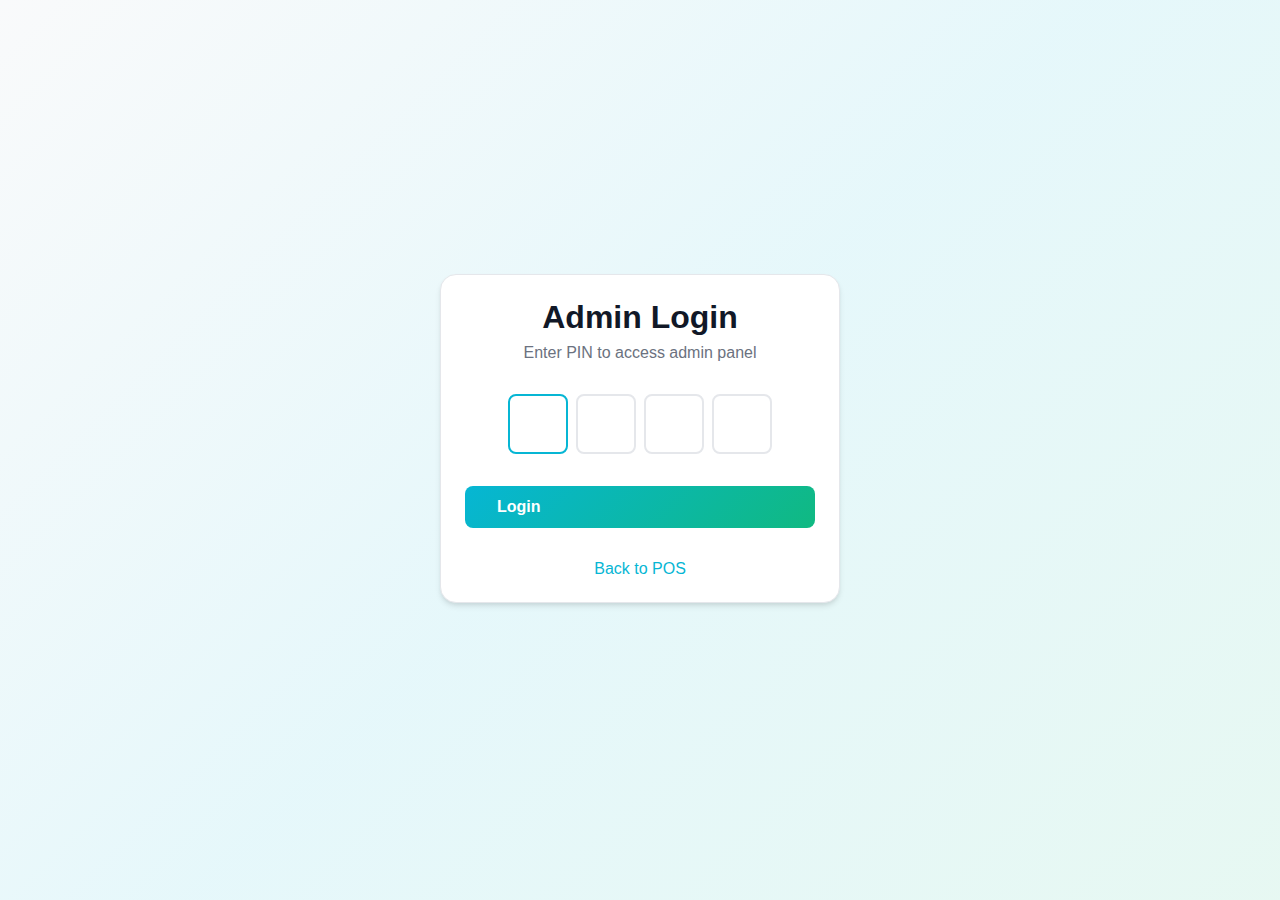
<file: admin.html>
<!DOCTYPE html>
<html lang="en">
<head>
  <meta charset="UTF-8">
  <meta name="viewport" content="width=device-width, initial-scale=1.0">
  <meta name="description" content="Restaurant POS - Admin Panel">
  <title>Admin Panel - Menu Management</title>
  <link rel="manifest" href="manifest.json">
  <link rel="stylesheet" href="https://cdnjs.cloudflare.com/ajax/libs/font-awesome/6.4.0/css/all.min.css">
  <link rel="stylesheet" href="css/styles.css">
</head>
<body>
  <!-- Side Navigation (Desktop) -->
  <nav class="nav-side">
    <div style="margin-bottom: 2rem;">
      <h2 style="color: var(--primary-start); font-size: 1.5rem;">Restaurant POS</h2>
    </div>
    <a href="index.html" class="nav-side-item">
      <i class="fas fa-cash-register"></i>
      <span>POS</span>
    </a>
    <a href="analytics.html" class="nav-side-item">
      <i class="fas fa-chart-line"></i>
      <span>Analytics</span>
    </a>
    <a href="admin.html" class="nav-side-item active">
      <i class="fas fa-utensils"></i>
      <span>Menu</span>
    </a>
    <a href="settings.html" class="nav-side-item">
      <i class="fas fa-cog"></i>
      <span>Settings</span>
    </a>
  </nav>

  <!-- Main Container -->
  <div class="container admin-container">
    <!-- Header -->
    <div class="header">
      <h1><i class="fas fa-utensils"></i> Menu Management</h1>
      <p>Manage menu items and categories</p>
    </div>

    <!-- Tabs -->
    <div class="card">
      <div class="flex gap-2" style="border-bottom: 1px solid var(--border-light); margin-bottom: 1.5rem; padding-bottom: 1rem;">
        <button class="btn btn-primary" id="tab-items" onclick="Admin.showTab('items')">Items</button>
        <button class="btn btn-secondary" id="tab-categories" onclick="Admin.showTab('categories')">Categories</button>
      </div>

      <!-- Items Tab -->
      <div id="items-tab">
        <div class="flex-between mb-2">
          <h2>Menu Items</h2>
          <button class="btn btn-primary" onclick="Admin.showItemModal()">
            <i class="fas fa-plus"></i> Add Item
          </button>
        </div>
        <div id="items-list"></div>
      </div>

      <!-- Categories Tab -->
      <div id="categories-tab" style="display: none;">
        <div class="flex-between mb-2">
          <h2>Categories</h2>
          <button class="btn btn-primary" onclick="Admin.showCategoryModal()">
            <i class="fas fa-plus"></i> Add Category
          </button>
        </div>
        <div id="categories-list"></div>
      </div>
    </div>
  </div>

  <!-- Item Modal -->
  <div class="modal" id="item-modal">
    <div class="modal-content">
      <div class="modal-header">
        <h2 class="modal-title" id="item-modal-title">Add Item</h2>
        <button class="modal-close" onclick="Admin.closeItemModal()">&times;</button>
      </div>
      <form id="item-form">
        <input type="hidden" id="item-id">
        <div class="form-group">
          <label class="form-label">Item Name</label>
          <input type="text" id="item-name" class="form-input" required>
        </div>
        <div class="form-group">
          <label class="form-label">Price</label>
          <input type="number" id="item-price" class="form-input" step="0.01" min="0" required>
        </div>
        <div class="form-group">
          <label class="form-label">Category</label>
          <select id="item-category" class="form-select" required></select>
        </div>
        <div class="form-group">
          <label class="form-label">Image URL</label>
          <input type="url" id="item-image" class="form-input" placeholder="https://...">
        </div>
        <div class="form-group">
          <label class="form-label">
            <input type="checkbox" id="item-active" checked> Active
          </label>
        </div>
        <div class="flex gap-2">
          <button type="submit" class="btn btn-primary" style="flex: 1;">Save</button>
          <button type="button" class="btn btn-secondary" onclick="Admin.closeItemModal()" style="flex: 1;">Cancel</button>
        </div>
      </form>
    </div>
  </div>

  <!-- Category Modal -->
  <div class="modal" id="category-modal">
    <div class="modal-content">
      <div class="modal-header">
        <h2 class="modal-title" id="category-modal-title">Add Category</h2>
        <button class="modal-close" onclick="Admin.closeCategoryModal()">&times;</button>
      </div>
      <form id="category-form">
        <input type="hidden" id="category-id">
        <div class="form-group">
          <label class="form-label">Category Name</label>
          <input type="text" id="category-name" class="form-input" required>
        </div>
        <div class="flex gap-2">
          <button type="submit" class="btn btn-primary" style="flex: 1;">Save</button>
          <button type="button" class="btn btn-secondary" onclick="Admin.closeCategoryModal()" style="flex: 1;">Cancel</button>
        </div>
      </form>
    </div>
  </div>

  <!-- Toast Notification -->
  <div class="toast" id="toast"></div>

  <!-- Bottom Navigation (Mobile) -->
  <nav class="nav-bottom">
    <a href="index.html" class="nav-item">
      <i class="fas fa-cash-register"></i>
      <span>POS</span>
    </a>
    <a href="analytics.html" class="nav-item">
      <i class="fas fa-chart-line"></i>
      <span>Reports</span>
    </a>
    <a href="admin.html" class="nav-item active">
      <i class="fas fa-utensils"></i>
      <span>Menu</span>
    </a>
    <a href="settings.html" class="nav-item">
      <i class="fas fa-cog"></i>
      <span>Settings</span>
    </a>
  </nav>

  <!-- Scripts -->
  <script src="js/storage.js"></script>
  <script src="js/app.js"></script>
  <script src="js/admin.js"></script>
  <script src="js/whatsapp-report.js"></script>
</body>
</html>
</file>
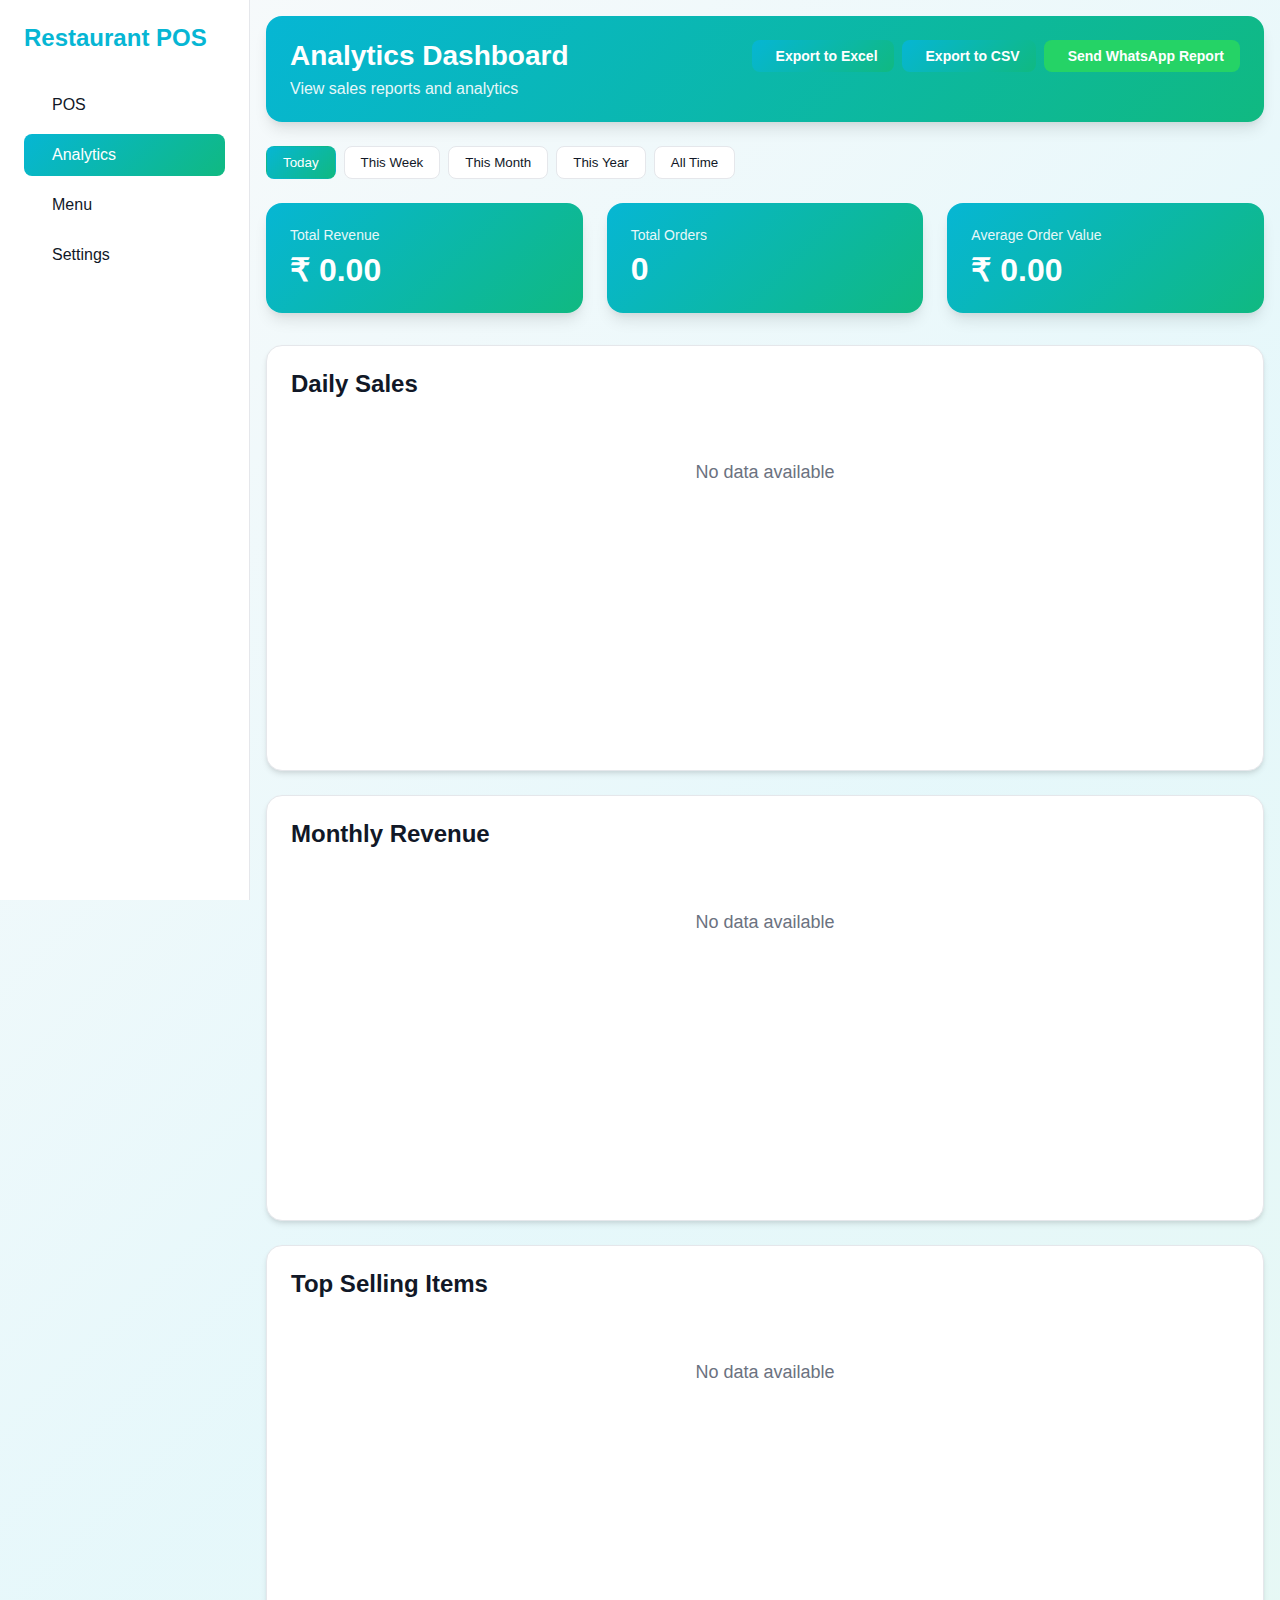
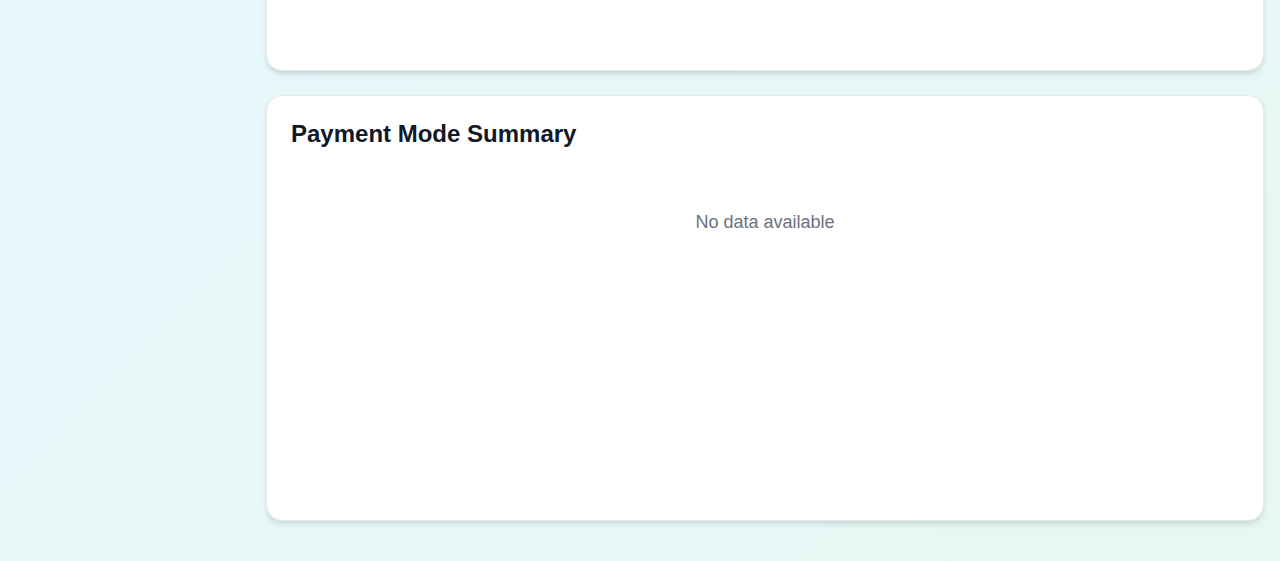
<file: analytics.html>
<!DOCTYPE html>
<html lang="en">
<head>
  <meta charset="UTF-8">
  <meta name="viewport" content="width=device-width, initial-scale=1.0">
  <title>Analytics - Restaurant POS</title>
  <link rel="manifest" href="manifest.json">
  <link rel="stylesheet" href="https://cdnjs.cloudflare.com/ajax/libs/font-awesome/6.4.0/css/all.min.css">
  <link rel="stylesheet" href="css/styles.css">
  <script src="https://cdn.jsdelivr.net/npm/chart.js@4.4.0/dist/chart.umd.min.js"></script>
</head>
<body>
  <!-- Side Navigation (Desktop) -->
  <nav class="nav-side">
    <div style="margin-bottom: 2rem;">
      <h2 style="color: var(--primary-start); font-size: 1.5rem;">Restaurant POS</h2>
    </div>
    <a href="index.html" class="nav-side-item">
      <i class="fas fa-cash-register"></i>
      <span>POS</span>
    </a>
    <a href="analytics.html" class="nav-side-item active">
      <i class="fas fa-chart-line"></i>
      <span>Analytics</span>
    </a>
    <a href="admin.html" class="nav-side-item">
      <i class="fas fa-utensils"></i>
      <span>Menu</span>
    </a>
    <a href="settings.html" class="nav-side-item">
      <i class="fas fa-cog"></i>
      <span>Settings</span>
    </a>
  </nav>

  <!-- Main Container -->
  <div class="container analytics-container">
    <!-- Header -->
    <div class="header" style="position: relative;">
      <div style="flex: 1;">
        <h1><i class="fas fa-chart-line"></i> Analytics Dashboard</h1>
        <p>View sales reports and analytics</p>
      </div>
      <div class="export-buttons-top" style="position: absolute; top: 1.5rem; right: 1.5rem; display: flex; gap: 0.5rem; flex-wrap: wrap;">
        <button class="btn btn-export-excel btn-sm" id="export-excel">
          <i class="fas fa-file-excel"></i> Export to Excel
        </button>
        <button class="btn btn-export-csv btn-sm" id="export-csv">
          <i class="fas fa-file-csv"></i> Export to CSV
        </button>
        <button class="btn btn-export-whatsapp btn-sm" id="export-whatsapp">
          <i class="fab fa-whatsapp"></i> Send WhatsApp Report
        </button>
      </div>
    </div>

    <!-- Period Filter -->
    <div class="period-filter">
      <button class="period-btn active" data-period="today">Today</button>
      <button class="period-btn" data-period="week">This Week</button>
      <button class="period-btn" data-period="month">This Month</button>
      <button class="period-btn" data-period="year">This Year</button>
      <button class="period-btn" data-period="all">All Time</button>
    </div>

    <!-- Summary Cards -->
    <div class="summary-grid" id="summary-cards"></div>

    <!-- Charts -->
    <div class="card">
      <h2 style="margin-bottom: 1rem;">Daily Sales</h2>
      <div class="chart-container" id="daily-sales-chart"></div>
    </div>

    <div class="card">
      <h2 style="margin-bottom: 1rem;">Monthly Revenue</h2>
      <div class="chart-container" id="monthly-revenue-chart"></div>
    </div>

    <div class="card">
      <h2 style="margin-bottom: 1rem;">Top Selling Items</h2>
      <div class="chart-container" id="top-items-chart"></div>
    </div>

    <div class="card">
      <h2 style="margin-bottom: 1rem;">Payment Mode Summary</h2>
      <div class="chart-container" id="payment-mode-chart"></div>
    </div>

  </div>

  <!-- Toast Notification -->
  <div class="toast" id="toast"></div>

  <!-- Bottom Navigation (Mobile) -->
  <nav class="nav-bottom">
    <a href="index.html" class="nav-item">
      <i class="fas fa-cash-register"></i>
      <span>POS</span>
    </a>
    <a href="analytics.html" class="nav-item active">
      <i class="fas fa-chart-line"></i>
      <span>Reports</span>
    </a>
    <a href="admin.html" class="nav-item">
      <i class="fas fa-utensils"></i>
      <span>Menu</span>
    </a>
    <a href="settings.html" class="nav-item">
      <i class="fas fa-cog"></i>
      <span>Settings</span>
    </a>
  </nav>

  <!-- Scripts -->
  <script src="js/storage.js"></script>
  <script src="js/app.js"></script>
  <script src="js/analytics.js"></script>
  <script src="js/whatsapp-report.js"></script>
</body>
</html>
</file>
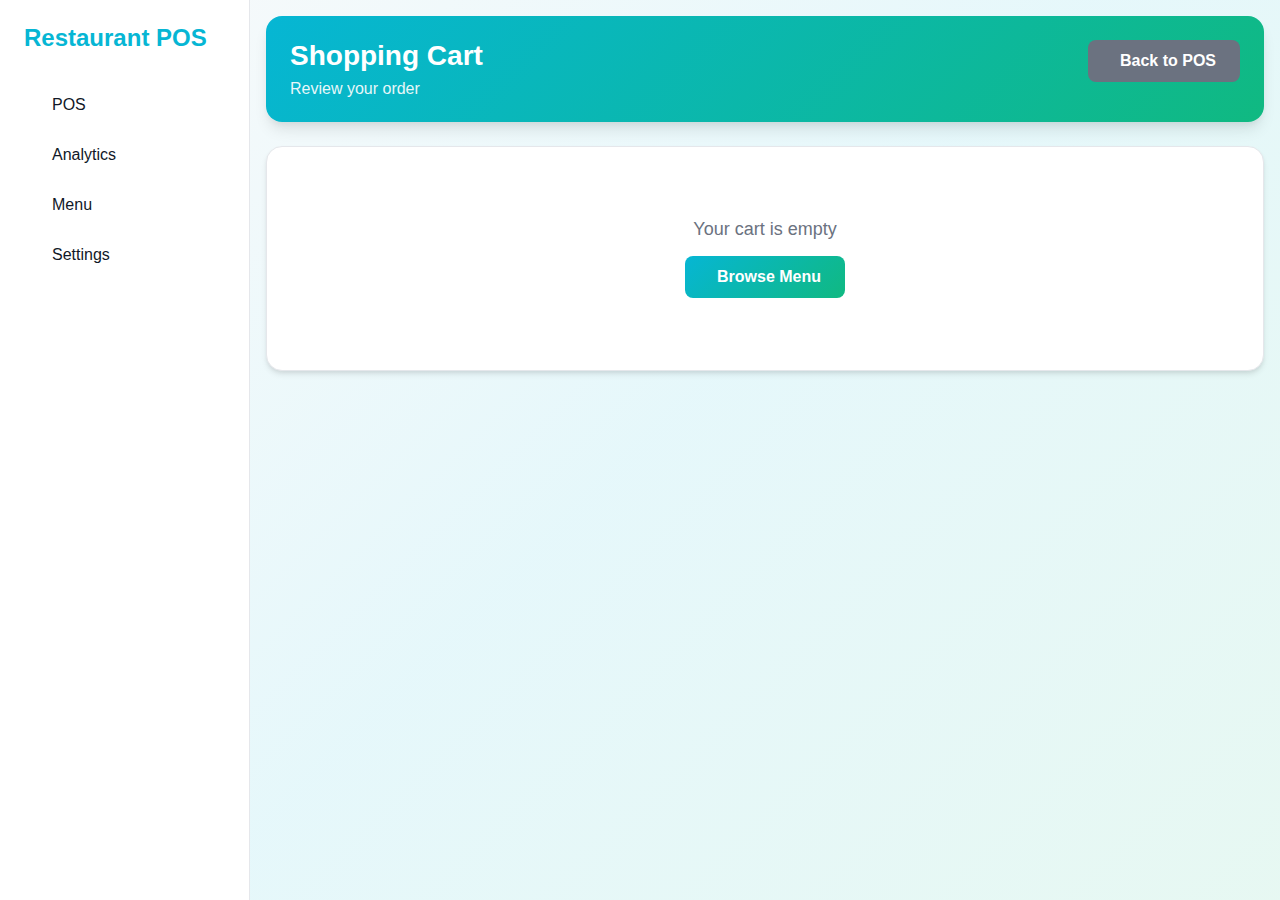
<file: cart.html>
<!DOCTYPE html>
<html lang="en">
<head>
  <meta charset="UTF-8">
  <meta name="viewport" content="width=device-width, initial-scale=1.0">
  <title>Cart - Restaurant POS</title>
  <link rel="manifest" href="/manifest.json">
  <link rel="stylesheet" href="https://cdnjs.cloudflare.com/ajax/libs/font-awesome/6.4.0/css/all.min.css">
  <link rel="stylesheet" href="css/styles.css">
</head>
<body>
  <!-- Side Navigation (Desktop) -->
  <nav class="nav-side">
    <div style="margin-bottom: 2rem;">
      <h2 style="color: var(--primary-start); font-size: 1.5rem;">Restaurant POS</h2>
    </div>
    <a href="index.html" class="nav-side-item">
      <i class="fas fa-cash-register"></i>
      <span>POS</span>
    </a>
    <a href="analytics.html" class="nav-side-item">
      <i class="fas fa-chart-line"></i>
      <span>Analytics</span>
    </a>
    <a href="admin.html" class="nav-side-item">
      <i class="fas fa-utensils"></i>
      <span>Menu</span>
    </a>
    <a href="settings.html" class="nav-side-item">
      <i class="fas fa-cog"></i>
      <span>Settings</span>
    </a>
  </nav>

  <!-- Main Container -->
  <div class="container cart-page-container">
    <!-- Header -->
    <div class="header">
      <div style="flex: 1;">
        <h1><i class="fas fa-shopping-cart"></i> Shopping Cart</h1>
        <p>Review your order</p>
      </div>
      <a href="index.html" class="btn btn-secondary">
        <i class="fas fa-arrow-left"></i> Back to POS
      </a>
    </div>

    <!-- Cart Content -->
    <div class="card">
      <div id="cart-items-container">
        <div class="empty-state" id="cart-empty-state">
          <i class="fas fa-shopping-cart" style="font-size: 4rem; margin-bottom: 1rem; opacity: 0.5;"></i>
          <p style="font-size: 1.125rem; color: #6b7280;">Your cart is empty</p>
          <a href="index.html" class="btn btn-primary mt-2">
            <i class="fas fa-utensils"></i> Browse Menu
          </a>
        </div>
        <div id="cart-items-list" style="display: none;"></div>
      </div>

      <!-- Cart Summary -->
      <div id="cart-summary-container" style="display: none; margin-top: 2rem; padding-top: 2rem; border-top: 2px solid var(--border-light);">
        <div class="cart-summary" id="cart-summary"></div>
        <div class="cart-actions" style="margin-top: 1.5rem;">
          <button class="btn btn-primary" id="process-payment" style="width: 100%; padding: 1rem; font-size: 1.125rem;">
            <i class="fas fa-credit-card"></i> Process Payment
          </button>
          <button class="btn btn-secondary" id="hold-bill" style="width: 100%; margin-top: 0.5rem; padding: 1rem;">
            <i class="fas fa-pause"></i> Hold Bill
          </button>
        </div>
      </div>
    </div>
  </div>

  <!-- Payment Modal -->
  <div class="modal" id="payment-modal"></div>

  <!-- Toast Notification -->
  <div class="toast" id="toast"></div>

  <!-- Bottom Navigation (Mobile) -->
  <nav class="nav-bottom">
    <a href="index.html" class="nav-item">
      <i class="fas fa-cash-register"></i>
      <span>POS</span>
    </a>
    <a href="analytics.html" class="nav-item">
      <i class="fas fa-chart-line"></i>
      <span>Reports</span>
    </a>
    <a href="admin.html" class="nav-item">
      <i class="fas fa-utensils"></i>
      <span>Menu</span>
    </a>
    <a href="settings.html" class="nav-item">
      <i class="fas fa-cog"></i>
      <span>Settings</span>
    </a>
  </nav>

  <!-- Scripts -->
  <script src="js/storage.js"></script>
  <script src="js/app.js"></script>
  <script src="js/pos.js"></script>
  <script src="https://cdn.jsdelivr.net/npm/qrcode@1.5.3/build/qrcode.min.js"></script>
  <script src="js/cart.js"></script>
</body>
</html>
</file>
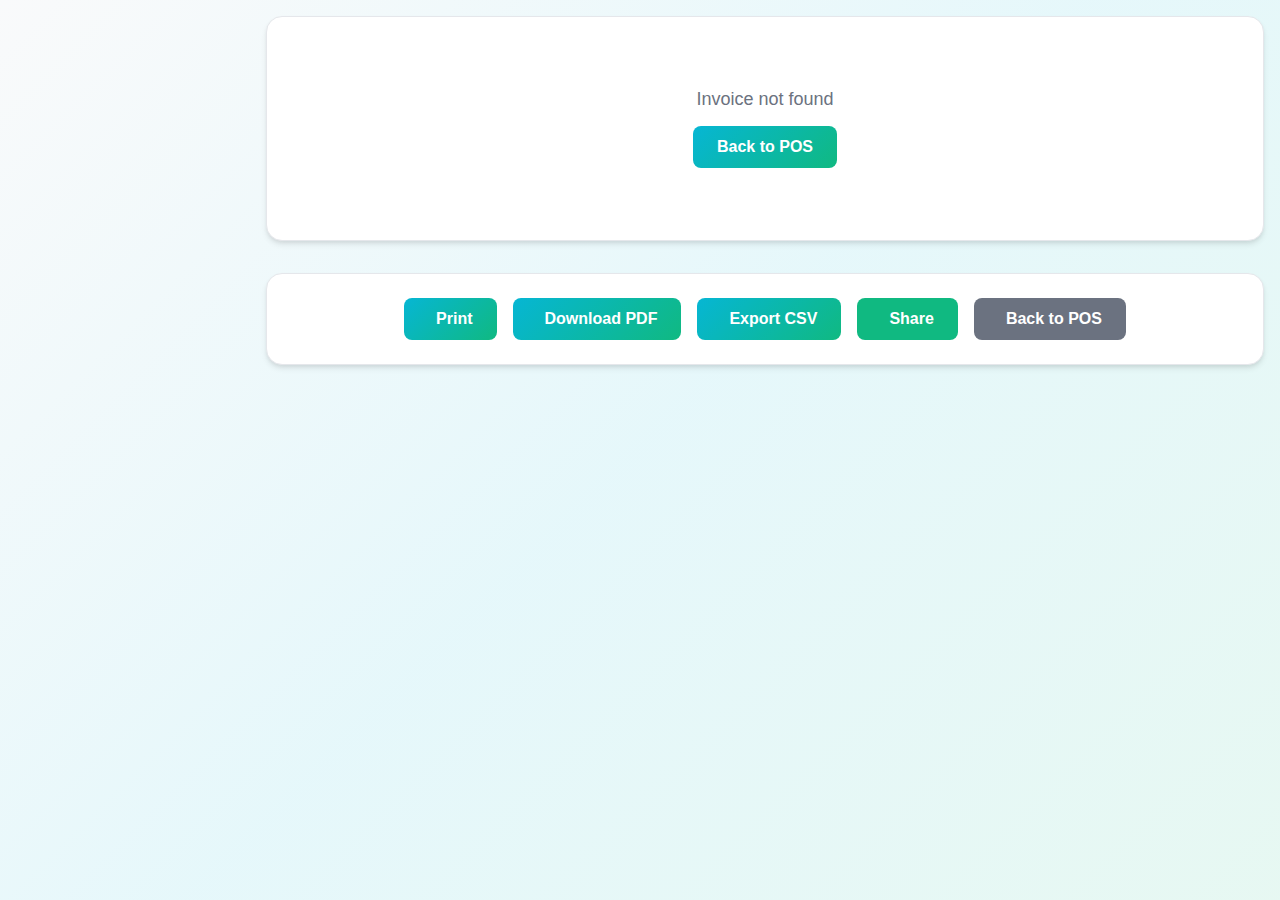
<file: invoice.html>
<!DOCTYPE html>
<html lang="en">
<head>
  <meta charset="UTF-8">
  <meta name="viewport" content="width=device-width, initial-scale=1.0">
  <title>Invoice - Restaurant POS</title>
  <link rel="stylesheet" href="https://cdnjs.cloudflare.com/ajax/libs/font-awesome/6.4.0/css/all.min.css">
  <link rel="stylesheet" href="css/styles.css">
  <script src="https://cdnjs.cloudflare.com/ajax/libs/jspdf/2.5.1/jspdf.umd.min.js"></script>
</head>
<body>
  <div class="container">
    <div id="invoice-container"></div>
    
    <div class="card" style="margin-top: 2rem;">
      <div class="flex gap-2" style="flex-wrap: wrap; justify-content: center;">
        <button class="btn btn-primary" id="print-invoice">
          <i class="fas fa-print"></i> Print
        </button>
        <button class="btn btn-primary" id="download-pdf">
          <i class="fas fa-file-pdf"></i> Download PDF
        </button>
        <button class="btn btn-primary" id="export-csv">
          <i class="fas fa-file-csv"></i> Export CSV
        </button>
        <button class="btn btn-success" id="share-invoice">
          <i class="fas fa-share"></i> Share
        </button>
        <a href="index.html" class="btn btn-secondary">
          <i class="fas fa-arrow-left"></i> Back to POS
        </a>
      </div>
    </div>
  </div>

  <script src="js/storage.js"></script>
  <script src="js/app.js"></script>
  <script src="js/invoice.js"></script>
</body>
</html>
</file>
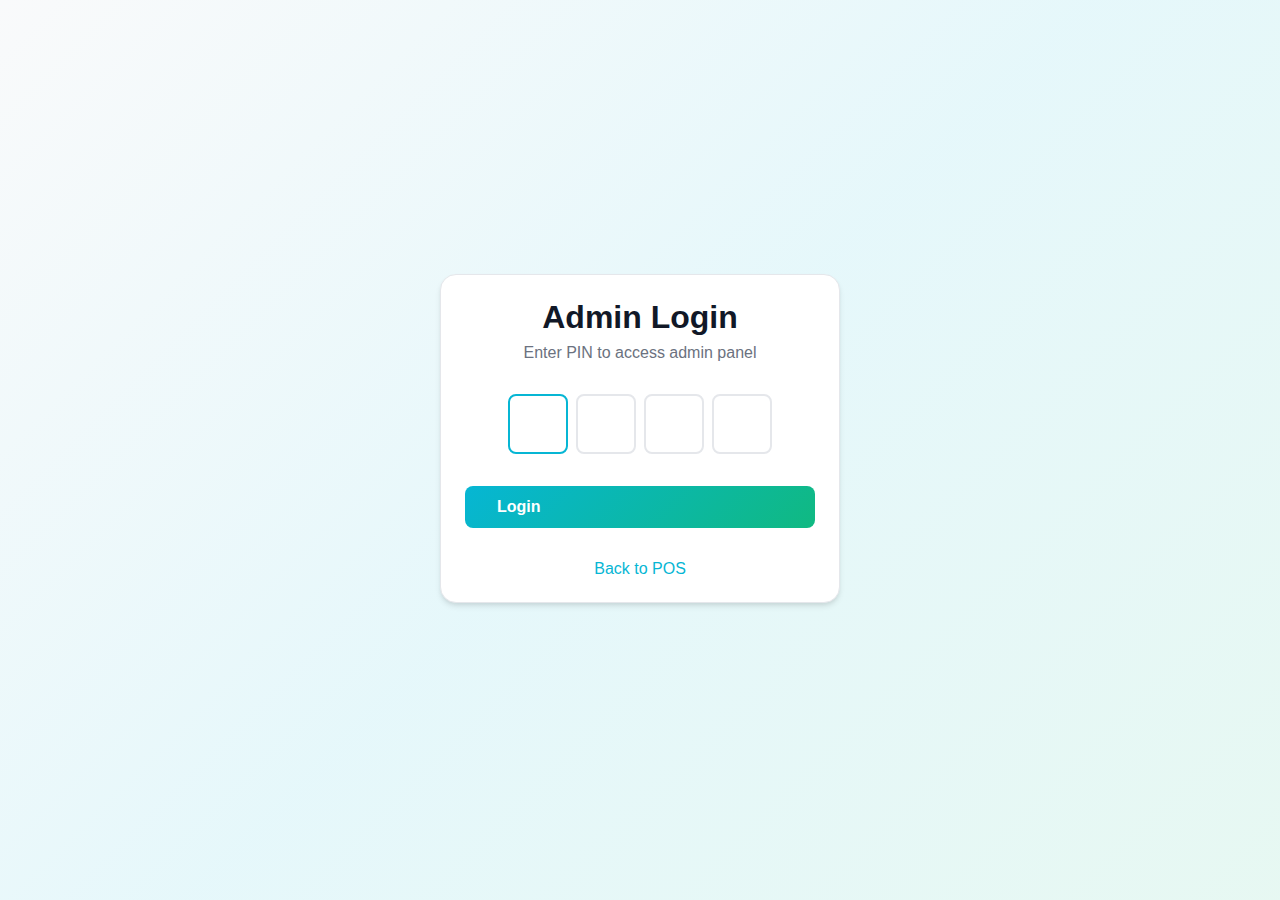
<file: login.html>
<!DOCTYPE html>
<html lang="en">
<head>
  <meta charset="UTF-8">
  <meta name="viewport" content="width=device-width, initial-scale=1.0">
  <title>Admin Login - Restaurant POS</title>
  <link rel="stylesheet" href="https://cdnjs.cloudflare.com/ajax/libs/font-awesome/6.4.0/css/all.min.css">
  <link rel="stylesheet" href="css/styles.css">
  <style>
    .login-container {
      min-height: 100vh;
      display: flex;
      align-items: center;
      justify-content: center;
      padding: 1rem;
    }
    .login-card {
      max-width: 400px;
      width: 100%;
    }
    .pin-input {
      display: flex;
      gap: 0.5rem;
      justify-content: center;
      margin: 2rem 0;
    }
    .pin-digit {
      width: 60px;
      height: 60px;
      font-size: 1.5rem;
      text-align: center;
      border: 2px solid var(--border-light);
      border-radius: 0.5rem;
      background: var(--card-light);
      color: var(--text-light);
    }
    body.dark-mode .pin-digit {
      background: var(--card-dark);
      border-color: var(--border-dark);
      color: var(--text-dark);
    }
    .pin-digit:focus {
      outline: none;
      border-color: var(--primary-start);
    }
  </style>
</head>
<body>
  <div class="login-container">
    <div class="login-card card">
      <div class="text-center">
        <i class="fas fa-lock" style="font-size: 3rem; color: var(--primary-start); margin-bottom: 1rem;"></i>
        <h1 style="margin-bottom: 0.5rem;">Admin Login</h1>
        <p style="color: #6b7280; margin-bottom: 2rem;">Enter PIN to access admin panel</p>
      </div>
      
      <form id="login-form">
        <div class="pin-input">
          <input type="password" class="pin-digit" id="pin1" maxlength="1" pattern="[0-9]">
          <input type="password" class="pin-digit" id="pin2" maxlength="1" pattern="[0-9]">
          <input type="password" class="pin-digit" id="pin3" maxlength="1" pattern="[0-9]">
          <input type="password" class="pin-digit" id="pin4" maxlength="1" pattern="[0-9]">
        </div>
        
        <div id="error-message" style="color: #ef4444; text-align: center; margin-bottom: 1rem; display: none;"></div>
        
        <button type="submit" class="btn btn-primary" style="width: 100%;">
          <i class="fas fa-sign-in-alt"></i> Login
        </button>
      </form>
      
      <div class="text-center" style="margin-top: 2rem;">
        <a href="index.html" style="color: var(--primary-start); text-decoration: none;">
          <i class="fas fa-arrow-left"></i> Back to POS
        </a>
      </div>
    </div>
  </div>

  <script src="js/storage.js"></script>
  <script>
    // Auto-focus and move between PIN inputs
    const pinInputs = ['pin1', 'pin2', 'pin3', 'pin4'];
    pinInputs.forEach((id, index) => {
      const input = document.getElementById(id);
      input.addEventListener('input', (e) => {
        if (e.target.value && index < pinInputs.length - 1) {
          document.getElementById(pinInputs[index + 1]).focus();
        }
      });
      input.addEventListener('keydown', (e) => {
        if (e.key === 'Backspace' && !e.target.value && index > 0) {
          document.getElementById(pinInputs[index - 1]).focus();
        }
      });
    });

    // Login form
    document.getElementById('login-form').addEventListener('submit', (e) => {
      e.preventDefault();
      const pin = pinInputs.map(id => document.getElementById(id).value).join('');
      
      if (pin.length !== 4) {
        showError('Please enter 4-digit PIN');
        return;
      }

      if (Storage.verifyPIN(pin)) {
        sessionStorage.setItem('admin_logged_in', 'true');
        window.location.href = 'admin.html';
      } else {
        showError('Invalid PIN');
        pinInputs.forEach(id => {
          document.getElementById(id).value = '';
        });
        document.getElementById('pin1').focus();
      }
    });

    function showError(message) {
      const errorDiv = document.getElementById('error-message');
      errorDiv.textContent = message;
      errorDiv.style.display = 'block';
      setTimeout(() => {
        errorDiv.style.display = 'none';
      }, 3000);
    }

    // Focus first input on load
    document.getElementById('pin1').focus();
  </script>
</body>
</html>
</file>
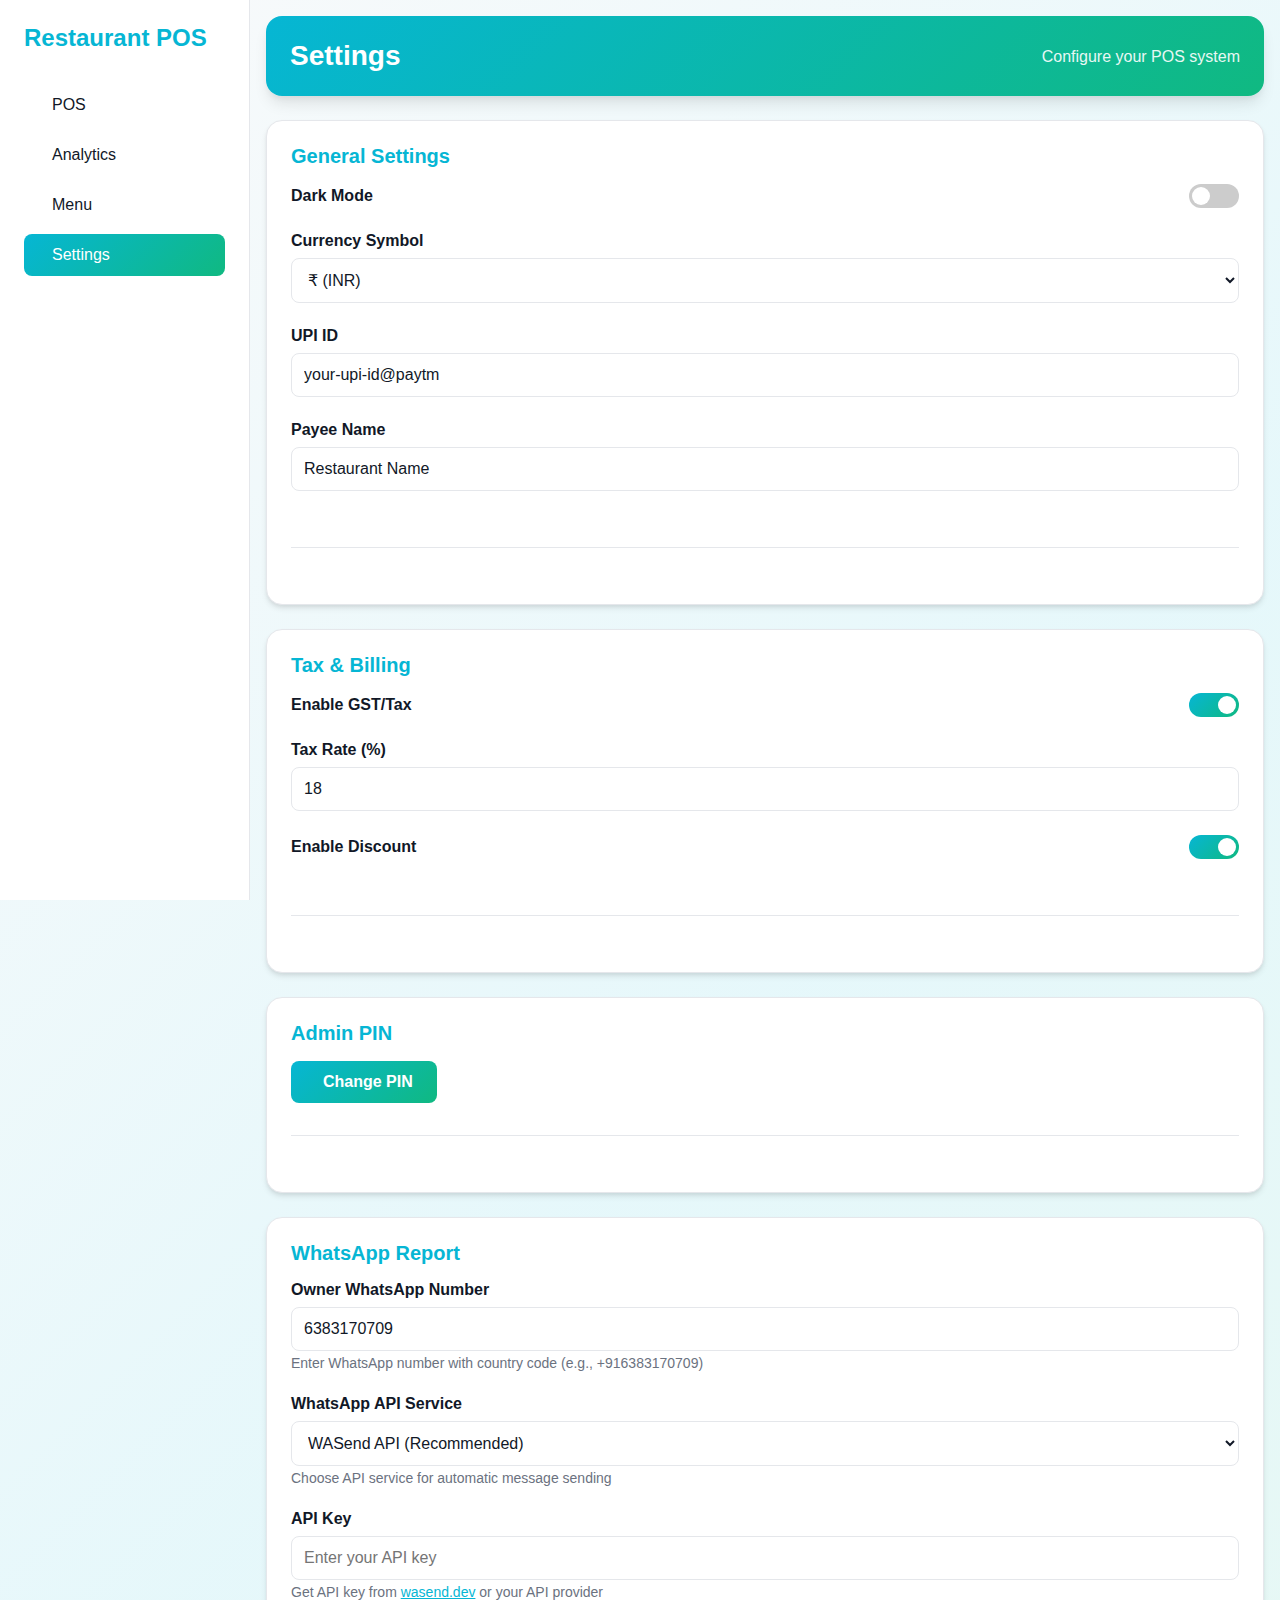
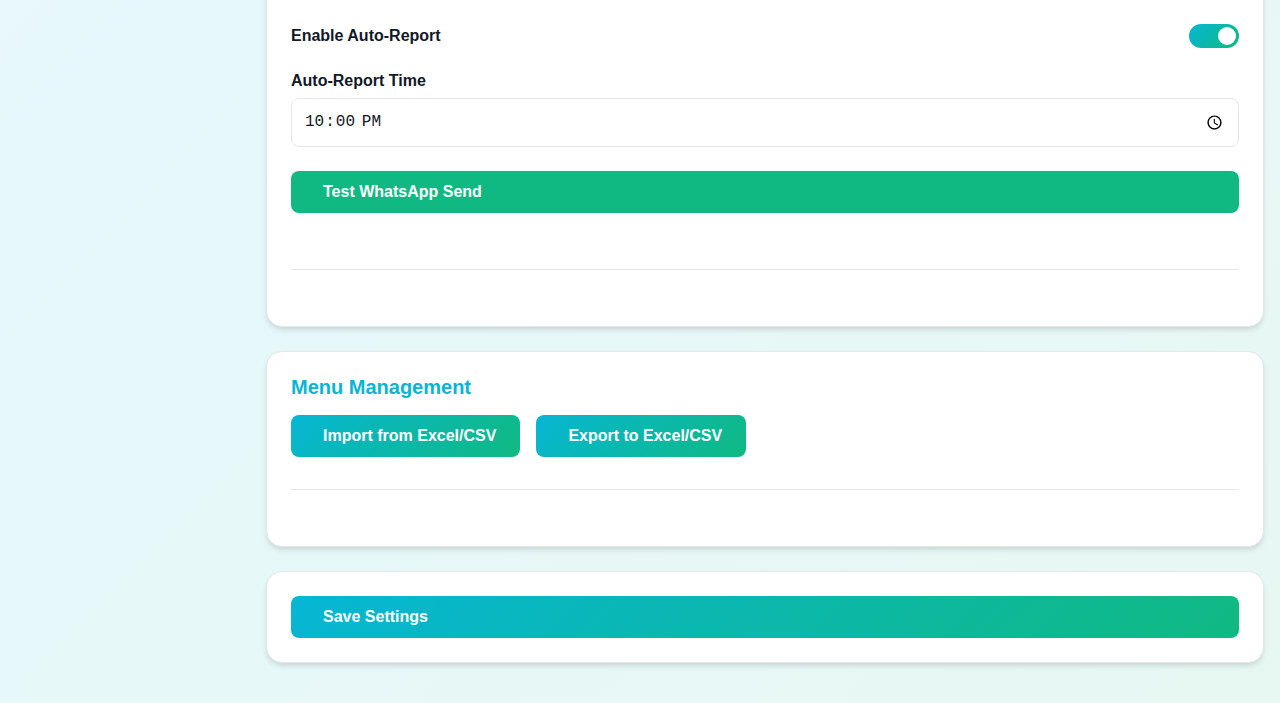
<file: settings.html>
<!DOCTYPE html>
<html lang="en">
<head>
  <meta charset="UTF-8">
  <meta name="viewport" content="width=device-width, initial-scale=1.0">
  <title>Settings - Restaurant POS</title>
  <link rel="manifest" href="/manifest.json">
  <link rel="stylesheet" href="https://cdnjs.cloudflare.com/ajax/libs/font-awesome/6.4.0/css/all.min.css">
  <link rel="stylesheet" href="css/styles.css">
</head>
<body>
  <!-- Side Navigation (Desktop) -->
  <nav class="nav-side">
    <div style="margin-bottom: 2rem;">
      <h2 style="color: var(--primary-start); font-size: 1.5rem;">Restaurant POS</h2>
    </div>
    <a href="index.html" class="nav-side-item">
      <i class="fas fa-cash-register"></i>
      <span>POS</span>
    </a>
    <a href="analytics.html" class="nav-side-item">
      <i class="fas fa-chart-line"></i>
      <span>Analytics</span>
    </a>
    <a href="admin.html" class="nav-side-item">
      <i class="fas fa-utensils"></i>
      <span>Menu</span>
    </a>
    <a href="settings.html" class="nav-side-item active">
      <i class="fas fa-cog"></i>
      <span>Settings</span>
    </a>
  </nav>

  <!-- Main Container -->
  <div class="container settings-container">
    <!-- Header -->
    <div class="header">
      <h1><i class="fas fa-cog"></i> Settings</h1>
      <p>Configure your POS system</p>
    </div>

    <!-- General Settings -->
    <div class="card">
      <div class="settings-section">
        <h2 class="settings-section-title">General Settings</h2>
        
        <div class="form-group">
          <label class="form-label flex-between">
            <span>Dark Mode</span>
            <label class="toggle-switch">
              <input type="checkbox" id="dark-mode">
              <span class="toggle-slider"></span>
            </label>
          </label>
        </div>

        <div class="form-group">
          <label class="form-label">Currency Symbol</label>
          <select id="currency" class="form-select">
            <option value="₹">₹ (INR)</option>
            <option value="$">$ (USD)</option>
            <option value="€">€ (EUR)</option>
            <option value="£">£ (GBP)</option>
          </select>
        </div>

        <div class="form-group">
          <label class="form-label">UPI ID</label>
          <input type="text" id="upi-id" class="form-input" placeholder="your-upi-id@paytm">
        </div>

        <div class="form-group">
          <label class="form-label">Payee Name</label>
          <input type="text" id="payee-name" class="form-input" placeholder="Restaurant Name">
        </div>
      </div>
    </div>

    <!-- Tax & Billing -->
    <div class="card">
      <div class="settings-section">
        <h2 class="settings-section-title">Tax & Billing</h2>
        
        <div class="form-group">
          <label class="form-label flex-between">
            <span>Enable GST/Tax</span>
            <label class="toggle-switch">
              <input type="checkbox" id="gst-enabled" checked>
              <span class="toggle-slider"></span>
            </label>
          </label>
        </div>

        <div class="form-group">
          <label class="form-label">Tax Rate (%)</label>
          <input type="number" id="tax-rate" class="form-input" min="0" max="100" step="0.01" value="18">
        </div>

        <div class="form-group">
          <label class="form-label flex-between">
            <span>Enable Discount</span>
            <label class="toggle-switch">
              <input type="checkbox" id="discount-enabled" checked>
              <span class="toggle-slider"></span>
            </label>
          </label>
        </div>
      </div>
    </div>

    <!-- Admin PIN -->
    <div class="card">
      <div class="settings-section">
        <h2 class="settings-section-title">Admin PIN</h2>
        <button class="btn btn-primary" id="change-pin">
          <i class="fas fa-key"></i> Change PIN
        </button>
      </div>
    </div>

    <!-- WhatsApp Report -->
    <div class="card">
      <div class="settings-section">
        <h2 class="settings-section-title">WhatsApp Report</h2>
        
        <div class="form-group">
          <label class="form-label">Owner WhatsApp Number</label>
          <input type="tel" id="whatsapp-number" class="form-input" placeholder="+91XXXXXXXXXX">
          <small style="color: #6b7280; font-size: 0.875rem; margin-top: 0.25rem; display: block;">
            Enter WhatsApp number with country code (e.g., +916383170709)
          </small>
        </div>

        <div class="form-group">
          <label class="form-label">WhatsApp API Service</label>
          <select id="whatsapp-api-service" class="form-select">
            <option value="wasend">WASend API (Recommended)</option>
            <option value="twilio">Twilio (Requires Backend)</option>
            <option value="custom">Custom API</option>
            <option value="web">WhatsApp Web Only</option>
          </select>
          <small style="color: #6b7280; font-size: 0.875rem; margin-top: 0.25rem; display: block;">
            Choose API service for automatic message sending
          </small>
        </div>

        <div class="form-group" id="api-key-group">
          <label class="form-label">API Key</label>
          <input type="text" id="whatsapp-api-key" class="form-input" placeholder="Enter your API key">
          <small style="color: #6b7280; font-size: 0.875rem; margin-top: 0.25rem; display: block;">
            Get API key from <a href="https://wasend.dev" target="_blank" style="color: var(--primary-start);">wasend.dev</a> or your API provider
          </small>
        </div>

        <div class="form-group" id="api-url-group" style="display: none;">
          <label class="form-label">Custom API URL</label>
          <input type="url" id="whatsapp-api-url" class="form-input" placeholder="https://your-api.com/send">
        </div>

        <div class="form-group">
          <label class="form-label flex-between">
            <span>Enable Auto-Report</span>
            <label class="toggle-switch">
              <input type="checkbox" id="auto-report-enabled">
              <span class="toggle-slider"></span>
            </label>
          </label>
        </div>

        <div class="form-group">
          <label class="form-label">Auto-Report Time</label>
          <input type="time" id="report-time" class="form-input" value="22:00">
        </div>

        <div class="form-group">
          <button class="btn btn-success" id="test-whatsapp" style="width: 100%;">
            <i class="fab fa-whatsapp"></i> Test WhatsApp Send
          </button>
        </div>
      </div>
    </div>

    <!-- Menu Management -->
    <div class="card">
      <div class="settings-section">
        <h2 class="settings-section-title">Menu Management</h2>
        <div class="flex gap-2">
          <button class="btn btn-primary" id="import-menu">
            <i class="fas fa-file-import"></i> Import from Excel/CSV
          </button>
          <button class="btn btn-primary" id="export-menu">
            <i class="fas fa-file-export"></i> Export to Excel/CSV
          </button>
        </div>
      </div>
    </div>

    <!-- Save Button -->
    <div class="card">
      <button class="btn btn-primary" id="save-settings" style="width: 100%;">
        <i class="fas fa-save"></i> Save Settings
      </button>
    </div>
  </div>

  <!-- Toast Notification -->
  <div class="toast" id="toast"></div>

  <!-- Bottom Navigation (Mobile) -->
  <nav class="nav-bottom">
    <a href="index.html" class="nav-item">
      <i class="fas fa-cash-register"></i>
      <span>POS</span>
    </a>
    <a href="analytics.html" class="nav-item">
      <i class="fas fa-chart-line"></i>
      <span>Reports</span>
    </a>
    <a href="admin.html" class="nav-item">
      <i class="fas fa-utensils"></i>
      <span>Menu</span>
    </a>
    <a href="settings.html" class="nav-item active">
      <i class="fas fa-cog"></i>
      <span>Settings</span>
    </a>
  </nav>

  <!-- Scripts -->
  <script src="js/storage.js"></script>
  <script src="js/app.js"></script>
  <script src="js/settings.js"></script>
  <script src="js/whatsapp-report.js"></script>
</body>
</html>
</file>
<file: css/styles.css>
/* Reset and Base Styles */
* {
  margin: 0;
  padding: 0;
  box-sizing: border-box;
}

:root {
  --primary-start: #06b6d4;
  --primary-end: #10b981;
  --bg-light: linear-gradient(135deg, #f9fafb 0%, rgba(6, 182, 212, 0.1) 50%, rgba(16, 185, 129, 0.1) 100%);
  --bg-dark: #1f2937;
  --card-light: #ffffff;
  --card-dark: #374151;
  --text-light: #111827;
  --text-dark: #f9fafb;
  --border-light: #e5e7eb;
  --border-dark: #4b5563;
  --shadow: 0 4px 6px -1px rgba(0, 0, 0, 0.1), 0 2px 4px -1px rgba(0, 0, 0, 0.06);
  --shadow-lg: 0 10px 15px -3px rgba(0, 0, 0, 0.1), 0 4px 6px -2px rgba(0, 0, 0, 0.05);
}

body {
  font-family: -apple-system, BlinkMacSystemFont, 'Segoe UI', Roboto, 'Helvetica Neue', Arial, sans-serif;
  background: var(--bg-light);
  color: var(--text-light);
  min-height: 100vh;
  transition: background 0.3s ease, color 0.3s ease;
}

body.dark-mode {
  background: var(--bg-dark);
  color: var(--text-dark);
}

/* Navigation */
.nav-bottom {
  position: fixed;
  bottom: 0;
  left: 0;
  right: 0;
  background: var(--card-light);
  border-top: 1px solid var(--border-light);
  display: flex;
  justify-content: space-around;
  padding: 0.75rem 0;
  z-index: 1000;
  box-shadow: 0 -2px 10px rgba(0, 0, 0, 0.1);
}

body.dark-mode .nav-bottom {
  background: var(--card-dark);
  border-top-color: var(--border-dark);
}

.nav-item {
  display: flex;
  flex-direction: column;
  align-items: center;
  gap: 0.25rem;
  padding: 0.5rem 1rem;
  text-decoration: none;
  color: #6b7280;
  font-size: 0.75rem;
  transition: color 0.2s;
  cursor: pointer;
}

.nav-item.active {
  color: var(--primary-start);
}

.nav-item i {
  font-size: 1.25rem;
}

.nav-side {
  position: fixed;
  left: 0;
  top: 0;
  bottom: 0;
  width: 250px;
  background: var(--card-light);
  border-right: 1px solid var(--border-light);
  padding: 1.5rem;
  display: none;
  z-index: 100;
}

body.dark-mode .nav-side {
  background: var(--card-dark);
  border-right-color: var(--border-dark);
}

.nav-side-item {
  display: flex;
  align-items: center;
  gap: 0.75rem;
  padding: 0.75rem 1rem;
  margin-bottom: 0.5rem;
  text-decoration: none;
  color: var(--text-light);
  border-radius: 0.5rem;
  transition: all 0.2s;
}

body.dark-mode .nav-side-item {
  color: var(--text-dark);
}

.nav-side-item:hover,
.nav-side-item.active {
  background: linear-gradient(135deg, var(--primary-start), var(--primary-end));
  color: white;
}

/* Container */
.container {
  max-width: 1400px;
  margin: 0 auto;
  padding: 1rem;
  padding-bottom: 80px;
}

@media (min-width: 1024px) {
  .container {
    margin-left: 250px;
    padding-bottom: 1rem;
  }
  
  .nav-side {
    display: block;
  }
  
  .nav-bottom {
    display: none;
  }
}

/* Analytics Container - Full width on desktop */
.analytics-container {
  max-width: 1400px;
  margin: 0 auto;
  padding: 1rem;
  padding-bottom: 80px;
}

@media (min-width: 1024px) {
  .analytics-container {
    margin-left: 250px;
    padding-bottom: 1rem;
  }
}

/* Admin Container - Full width on desktop */
.admin-container {
  max-width: 1400px;
  margin: 0 auto;
  padding: 1rem;
  padding-bottom: 80px;
}

@media (min-width: 1024px) {
  .admin-container {
    margin-left: 250px;
    padding-bottom: 1rem;
  }
}

/* Settings Container - Full width on desktop */
.settings-container {
  max-width: 1400px;
  margin: 0 auto;
  padding: 1rem;
  padding-bottom: 80px;
}

@media (min-width: 1024px) {
  .settings-container {
    margin-left: 250px;
    padding-bottom: 1rem;
  }
}

/* Cart Page Container - Full width on desktop */
.cart-page-container {
  max-width: 1400px;
  margin: 0 auto;
  padding: 1rem;
  padding-bottom: 80px;
}

@media (min-width: 1024px) {
  .cart-page-container {
    margin-left: 250px;
    padding-bottom: 1rem;
  }
}

/* Header */
.header {
  background: linear-gradient(135deg, var(--primary-start), var(--primary-end));
  color: white;
  padding: 1.5rem;
  border-radius: 1rem;
  margin-bottom: 1.5rem;
  box-shadow: var(--shadow-lg);
  display: flex;
  align-items: flex-start;
  justify-content: space-between;
  position: relative;
}

.header h1 {
  font-size: 1.75rem;
  font-weight: 700;
}

.header p {
  opacity: 0.9;
  margin-top: 0.5rem;
}

/* Export Buttons in Header */
.export-buttons-top {
  display: flex;
  gap: 0.5rem;
  flex-wrap: wrap;
}

@media (max-width: 768px) {
  .export-buttons-top {
    position: static !important;
    margin-top: 1rem;
    width: 100%;
  }
  
  .export-buttons-top .btn {
    flex: 1;
    min-width: 120px;
  }
  
  .header {
    flex-direction: column;
  }
}

/* Cards */
.card {
  background: var(--card-light);
  border: 1px solid var(--border-light);
  border-radius: 1rem;
  padding: 1.5rem;
  margin-bottom: 1.5rem;
  box-shadow: var(--shadow);
  transition: transform 0.2s, box-shadow 0.2s;
}

body.dark-mode .card {
  background: var(--card-dark);
  border-color: var(--border-dark);
}

.card:hover {
  transform: translateY(-2px);
  box-shadow: var(--shadow-lg);
}

/* Buttons */
.btn {
  padding: 0.75rem 1.5rem;
  border: none;
  border-radius: 0.5rem;
  font-size: 1rem;
  font-weight: 600;
  cursor: pointer;
  transition: all 0.2s;
  display: inline-flex;
  align-items: center;
  gap: 0.5rem;
  text-decoration: none;
}

.btn-primary {
  background: linear-gradient(135deg, var(--primary-start), var(--primary-end));
  color: white;
}

.btn-primary:hover {
  transform: translateY(-2px);
  box-shadow: var(--shadow-lg);
}

.btn-secondary {
  background: #6b7280;
  color: white;
}

.btn-secondary:hover {
  background: #4b5563;
}

.btn-danger {
  background: #ef4444;
  color: white;
}

.btn-danger:hover {
  background: #dc2626;
}

.btn-success {
  background: #10b981;
  color: white;
}

.btn-success:hover {
  background: #059669;
}

/* Export Buttons */
.btn-export-excel,
.btn-export-csv {
  background: linear-gradient(135deg, var(--primary-start), var(--primary-end));
  color: white;
  border: none;
}

.btn-export-excel:hover,
.btn-export-csv:hover {
  transform: translateY(-2px);
  box-shadow: var(--shadow-lg);
  opacity: 0.9;
}

.btn-export-whatsapp {
  background: #25d366;
  color: white;
  border: none;
}

.btn-export-whatsapp:hover {
  background: #20ba5a;
  transform: translateY(-2px);
  box-shadow: var(--shadow-lg);
}

.btn-sm {
  padding: 0.5rem 1rem;
  font-size: 0.875rem;
}

.btn-icon {
  padding: 0.5rem;
  width: 2.5rem;
  height: 2.5rem;
  display: flex;
  align-items: center;
  justify-content: center;
  border-radius: 0.5rem;
}

/* Menu Grid */
.menu-grid {
  display: grid;
  grid-template-columns: repeat(auto-fill, minmax(150px, 1fr));
  gap: 1rem;
  margin-bottom: 1.5rem;
}

@media (min-width: 768px) {
  .menu-grid {
    grid-template-columns: repeat(auto-fill, minmax(200px, 1fr));
  }
}

.menu-item {
  background: var(--card-light);
  border: 1px solid var(--border-light);
  border-radius: 1rem;
  overflow: hidden;
  cursor: pointer;
  transition: all 0.3s;
  position: relative;
}

body.dark-mode .menu-item {
  background: var(--card-dark);
  border-color: var(--border-dark);
}

.menu-item:hover {
  transform: translateY(-4px);
  box-shadow: var(--shadow-lg);
}

.menu-item-image {
  width: 100%;
  height: 150px;
  object-fit: cover;
  background: linear-gradient(135deg, var(--primary-start), var(--primary-end));
}

.menu-item-content {
  padding: 1rem;
}

.menu-item-name {
  font-weight: 600;
  margin-bottom: 0.25rem;
  color: var(--text-light);
}

body.dark-mode .menu-item-name {
  color: var(--text-dark);
}

.menu-item-price {
  color: var(--primary-start);
  font-weight: 700;
  font-size: 1.125rem;
}

.menu-item-inactive {
  opacity: 0.5;
  position: relative;
}

.menu-item-inactive::after {
  content: 'Inactive';
  position: absolute;
  top: 0.5rem;
  right: 0.5rem;
  background: #ef4444;
  color: white;
  padding: 0.25rem 0.5rem;
  border-radius: 0.25rem;
  font-size: 0.75rem;
}

/* Menu List View */
.menu-list {
  display: flex;
  flex-direction: column;
  gap: 1rem;
}

.menu-list-item {
  display: flex;
  gap: 1rem;
  background: var(--card-light);
  border: 1px solid var(--border-light);
  border-radius: 1rem;
  padding: 1rem;
  cursor: pointer;
  transition: all 0.3s;
}

body.dark-mode .menu-list-item {
  background: var(--card-dark);
  border-color: var(--border-dark);
}

.menu-list-item:hover {
  transform: translateX(4px);
  box-shadow: var(--shadow);
}

.menu-list-item-image {
  width: 100px;
  height: 100px;
  object-fit: cover;
  border-radius: 0.5rem;
  background: linear-gradient(135deg, var(--primary-start), var(--primary-end));
}

.menu-list-item-content {
  flex: 1;
  display: flex;
  justify-content: space-between;
  align-items: center;
}

/* Search and Filters */
.search-bar {
  display: flex;
  gap: 1rem;
  margin-bottom: 1.5rem;
  flex-wrap: wrap;
}

.search-input {
  flex: 1;
  min-width: 200px;
  padding: 0.75rem 1rem;
  border: 1px solid var(--border-light);
  border-radius: 0.5rem;
  font-size: 1rem;
  background: var(--card-light);
  color: var(--text-light);
}

body.dark-mode .search-input {
  background: var(--card-dark);
  border-color: var(--border-dark);
  color: var(--text-dark);
}

.category-filter {
  display: flex;
  gap: 0.5rem;
  flex-wrap: wrap;
}

.category-chip {
  padding: 0.5rem 1rem;
  border: 1px solid var(--border-light);
  border-radius: 2rem;
  background: var(--card-light);
  color: var(--text-light);
  cursor: pointer;
  transition: all 0.2s;
  font-size: 0.875rem;
}

body.dark-mode .category-chip {
  background: var(--card-dark);
  border-color: var(--border-dark);
  color: var(--text-dark);
}

.category-chip:hover,
.category-chip.active {
  background: linear-gradient(135deg, var(--primary-start), var(--primary-end));
  color: white;
  border-color: transparent;
}

.view-toggle {
  display: flex;
  gap: 0.5rem;
  margin-bottom: 1rem;
}

.view-btn {
  padding: 0.5rem 1rem;
  border: 1px solid var(--border-light);
  border-radius: 0.5rem;
  background: var(--card-light);
  color: var(--text-light);
  cursor: pointer;
  transition: all 0.2s;
}

body.dark-mode .view-btn {
  background: var(--card-dark);
  border-color: var(--border-dark);
  color: var(--text-dark);
}

.view-btn.active {
  background: linear-gradient(135deg, var(--primary-start), var(--primary-end));
  color: white;
  border-color: transparent;
}


.cart-item {
  display: flex;
  gap: 1rem;
  padding: 1rem;
  border: 1px solid var(--border-light);
  background: var(--card-light);
  border-radius: 0.5rem;
  margin-bottom: 0.5rem;
}

body.dark-mode .cart-item {
  border-color: var(--border-dark);
  background: var(--card-dark);
}

.cart-item-info {
  flex: 1;
}

.cart-item-name {
  font-weight: 600;
  margin-bottom: 0.25rem;
}

.cart-item-price {
  color: var(--primary-start);
  font-weight: 600;
}

.cart-item-controls {
  display: flex;
  align-items: center;
  gap: 0.5rem;
}

.quantity-btn {
  width: 2rem;
  height: 2rem;
  border: 1px solid var(--border-light);
  border-radius: 0.25rem;
  background: var(--card-light);
  color: var(--text-light);
  cursor: pointer;
  display: flex;
  align-items: center;
  justify-content: center;
  font-weight: 600;
}

body.dark-mode .quantity-btn {
  background: var(--card-dark);
  border-color: var(--border-dark);
  color: var(--text-dark);
}

.quantity-btn:hover {
  background: var(--primary-start);
  color: white;
  border-color: transparent;
}

.quantity-display {
  min-width: 2rem;
  text-align: center;
  font-weight: 600;
}

.cart-footer {
  padding: 1.5rem;
  border-top: 1px solid var(--border-light);
  background: var(--card-light);
}

body.dark-mode .cart-footer {
  border-top-color: var(--border-dark);
  background: var(--card-dark);
}

.cart-summary {
  margin-bottom: 1rem;
}

.cart-summary {
  display: flex;
  flex-direction: column;
  gap: 0.5rem;
}

.cart-summary-row {
  display: flex;
  justify-content: space-between;
  padding: 0.5rem 0;
  font-size: 0.875rem;
}

.cart-total {
  font-size: 1.25rem;
  font-weight: 700;
  color: var(--primary-start);
  border-top: 2px solid var(--border-light);
  padding-top: 0.5rem;
  margin-top: 0.5rem;
}

body.dark-mode .cart-total {
  border-top-color: var(--border-dark);
}

/* Forms */
.form-group {
  margin-bottom: 1.5rem;
}

.form-label {
  display: block;
  margin-bottom: 0.5rem;
  font-weight: 600;
  color: var(--text-light);
}

body.dark-mode .form-label {
  color: var(--text-dark);
}

.form-input,
.form-select,
.form-textarea {
  width: 100%;
  padding: 0.75rem;
  border: 1px solid var(--border-light);
  border-radius: 0.5rem;
  font-size: 1rem;
  background: var(--card-light);
  color: var(--text-light);
}

body.dark-mode .form-input,
body.dark-mode .form-select,
body.dark-mode .form-textarea {
  background: var(--card-dark);
  border-color: var(--border-dark);
  color: var(--text-dark);
}

.form-textarea {
  resize: vertical;
  min-height: 100px;
}

/* Modal */
.modal {
  display: none;
  position: fixed;
  top: 0;
  left: 0;
  right: 0;
  bottom: 0;
  background: rgba(0, 0, 0, 0.5);
  z-index: 2000;
  align-items: center;
  justify-content: center;
  padding: 1rem;
}

.modal.active {
  display: flex;
}

.modal-content {
  background: var(--card-light);
  border-radius: 1rem;
  padding: 2rem;
  max-width: 500px;
  width: 100%;
  max-height: 90vh;
  overflow-y: auto;
  box-shadow: var(--shadow-lg);
}

body.dark-mode .modal-content {
  background: var(--card-dark);
}

.modal-header {
  display: flex;
  justify-content: space-between;
  align-items: center;
  margin-bottom: 1.5rem;
}

.modal-title {
  font-size: 1.5rem;
  font-weight: 700;
}

.modal-close {
  background: none;
  border: none;
  font-size: 1.5rem;
  cursor: pointer;
  color: var(--text-light);
  padding: 0.25rem;
}

body.dark-mode .modal-close {
  color: var(--text-dark);
}

/* Payment Modal */
.payment-modes {
  display: grid;
  grid-template-columns: repeat(auto-fit, minmax(150px, 1fr));
  gap: 1rem;
  margin-bottom: 1.5rem;
}

.payment-mode {
  padding: 1.5rem;
  border: 2px solid var(--border-light);
  border-radius: 1rem;
  text-align: center;
  cursor: pointer;
  transition: all 0.2s;
  background: var(--card-light);
}

body.dark-mode .payment-mode {
  border-color: var(--border-dark);
  background: var(--card-dark);
}

.payment-mode:hover,
.payment-mode.active {
  border-color: var(--primary-start);
  background: linear-gradient(135deg, rgba(6, 182, 212, 0.1), rgba(16, 185, 129, 0.1));
}

.payment-mode i {
  font-size: 2rem;
  margin-bottom: 0.5rem;
  color: var(--primary-start);
}

/* Invoice */
.invoice {
  background: white;
  padding: 2rem;
  max-width: 800px;
  margin: 0 auto;
  color: #111827;
}

.invoice-header {
  text-align: center;
  margin-bottom: 2rem;
  padding-bottom: 1rem;
  border-bottom: 2px solid #e5e7eb;
}

.invoice-details {
  display: grid;
  grid-template-columns: 1fr 1fr;
  gap: 2rem;
  margin-bottom: 2rem;
}

.invoice-table {
  width: 100%;
  border-collapse: collapse;
  margin-bottom: 1.5rem;
}

.invoice-table th,
.invoice-table td {
  padding: 0.75rem;
  text-align: left;
  border-bottom: 1px solid #e5e7eb;
}

.invoice-table th {
  background: #f9fafb;
  font-weight: 600;
}

.invoice-total {
  text-align: right;
  margin-top: 1rem;
}

.invoice-total-row {
  display: flex;
  justify-content: space-between;
  padding: 0.5rem 0;
}

.invoice-total-final {
  font-size: 1.5rem;
  font-weight: 700;
  color: var(--primary-start);
  border-top: 2px solid #e5e7eb;
  padding-top: 0.5rem;
  margin-top: 0.5rem;
}

/* Charts */
.chart-container {
  position: relative;
  height: 300px;
  margin-bottom: 2rem;
}

/* Summary Cards */
.summary-grid {
  display: grid;
  grid-template-columns: repeat(auto-fit, minmax(200px, 1fr));
  gap: 1.5rem;
  margin-bottom: 2rem;
}

.summary-card {
  background: linear-gradient(135deg, var(--primary-start), var(--primary-end));
  color: white;
  padding: 1.5rem;
  border-radius: 1rem;
  box-shadow: var(--shadow-lg);
}

.summary-card-label {
  font-size: 0.875rem;
  opacity: 0.9;
  margin-bottom: 0.5rem;
}

.summary-card-value {
  font-size: 2rem;
  font-weight: 700;
}

/* Period Filter */
.period-filter {
  display: flex;
  gap: 0.5rem;
  margin-bottom: 1.5rem;
  flex-wrap: wrap;
}

.period-btn {
  padding: 0.5rem 1rem;
  border: 1px solid var(--border-light);
  border-radius: 0.5rem;
  background: var(--card-light);
  color: var(--text-light);
  cursor: pointer;
  transition: all 0.2s;
}

body.dark-mode .period-btn {
  background: var(--card-dark);
  border-color: var(--border-dark);
  color: var(--text-dark);
}

.period-btn.active {
  background: linear-gradient(135deg, var(--primary-start), var(--primary-end));
  color: white;
  border-color: transparent;
}

/* Settings */
.settings-section {
  margin-bottom: 2rem;
  padding-bottom: 2rem;
  border-bottom: 1px solid var(--border-light);
}

body.dark-mode .settings-section {
  border-bottom-color: var(--border-dark);
}

.settings-section-title {
  font-size: 1.25rem;
  font-weight: 700;
  margin-bottom: 1rem;
  color: var(--primary-start);
}

.toggle-switch {
  position: relative;
  display: inline-block;
  width: 50px;
  height: 24px;
}

.toggle-switch input {
  opacity: 0;
  width: 0;
  height: 0;
}

.toggle-slider {
  position: absolute;
  cursor: pointer;
  top: 0;
  left: 0;
  right: 0;
  bottom: 0;
  background-color: #ccc;
  transition: 0.3s;
  border-radius: 24px;
}

.toggle-slider:before {
  position: absolute;
  content: "";
  height: 18px;
  width: 18px;
  left: 3px;
  bottom: 3px;
  background-color: white;
  transition: 0.3s;
  border-radius: 50%;
}

input:checked + .toggle-slider {
  background: linear-gradient(135deg, var(--primary-start), var(--primary-end));
}

input:checked + .toggle-slider:before {
  transform: translateX(26px);
}

/* Toast Notifications */
.toast {
  position: fixed;
  top: 1rem;
  right: 1rem;
  background: var(--card-light);
  border: 1px solid var(--border-light);
  border-radius: 0.5rem;
  padding: 1rem 1.5rem;
  box-shadow: var(--shadow-lg);
  z-index: 3000;
  display: none;
  align-items: center;
  gap: 0.75rem;
  animation: slideInRight 0.3s ease;
  min-width: 300px;
  max-width: 400px;
}

body.dark-mode .toast {
  background: var(--card-dark);
  border-color: var(--border-dark);
}

.toast.show {
  display: flex;
}

.toast.success {
  border-left: 4px solid #10b981;
}

.toast.error {
  border-left: 4px solid #ef4444;
}

@keyframes slideInRight {
  from {
    transform: translateX(100%);
    opacity: 0;
  }
  to {
    transform: translateX(0);
    opacity: 1;
  }
}

/* Loading */
.loading {
  display: flex;
  align-items: center;
  justify-content: center;
  padding: 2rem;
}

.spinner {
  border: 3px solid var(--border-light);
  border-top: 3px solid var(--primary-start);
  border-radius: 50%;
  width: 40px;
  height: 40px;
  animation: spin 1s linear infinite;
}

@keyframes spin {
  0% { transform: rotate(0deg); }
  100% { transform: rotate(360deg); }
}

/* Empty State */
.empty-state {
  text-align: center;
  padding: 3rem 1rem;
  color: #6b7280;
}

.empty-state i {
  font-size: 4rem;
  margin-bottom: 1rem;
  opacity: 0.5;
}

.empty-state p {
  font-size: 1.125rem;
}

/* QR Code */
.qr-container {
  display: flex;
  flex-direction: column;
  align-items: center;
  padding: 2rem;
  text-align: center;
}

.qr-container h3 {
  margin-bottom: 1.5rem;
  color: var(--text-light);
  font-size: 1.25rem;
}

body.dark-mode .qr-container h3 {
  color: var(--text-dark);
}

.qr-container p {
  margin: 0.5rem 0;
  color: var(--text-light);
}

body.dark-mode .qr-container p {
  color: var(--text-dark);
}

.qr-code {
  margin: 1rem 0;
  display: flex;
  justify-content: center;
  align-items: center;
  min-height: 200px;
  padding: 1rem;
  background: white;
  border-radius: 0.5rem;
  border: 1px solid var(--border-light);
}

body.dark-mode .qr-code {
  background: var(--card-dark);
  border-color: var(--border-dark);
}

.qr-code canvas,
.qr-code img {
  border-radius: 0.5rem;
}

/* Utilities */
.text-center {
  text-align: center;
}

.mt-1 { margin-top: 0.5rem; }
.mt-2 { margin-top: 1rem; }
.mt-3 { margin-top: 1.5rem; }
.mb-1 { margin-bottom: 0.5rem; }
.mb-2 { margin-bottom: 1rem; }
.mb-3 { margin-bottom: 1.5rem; }

.hidden {
  display: none !important;
}

.flex {
  display: flex;
}

.flex-between {
  display: flex;
  justify-content: space-between;
  align-items: center;
}

.gap-1 { gap: 0.5rem; }
.gap-2 { gap: 1rem; }
</file>
